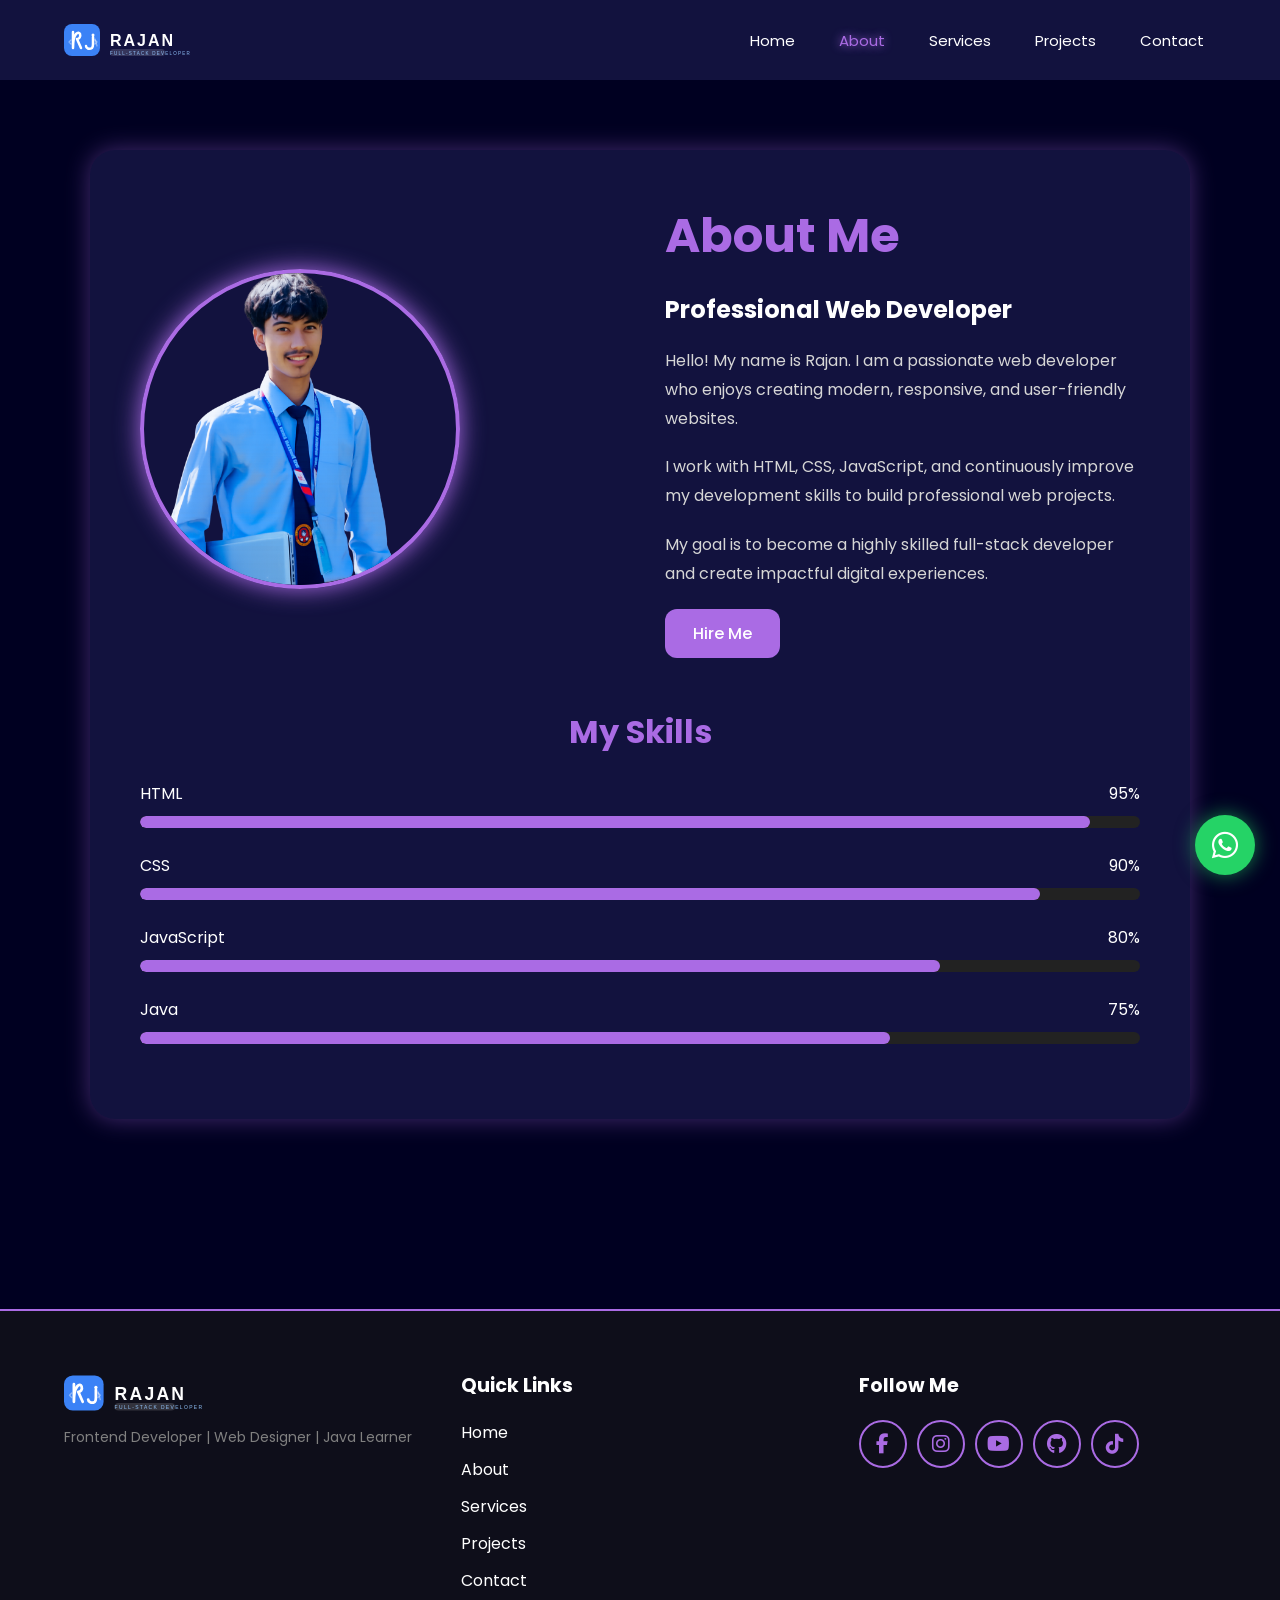
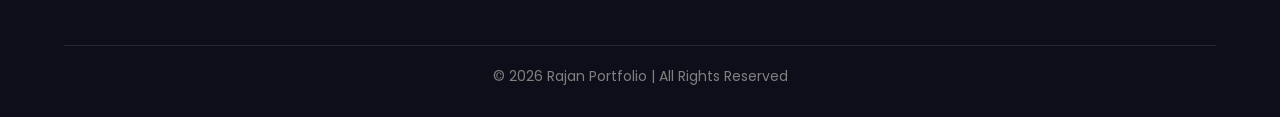
<file: about.htm>
<!DOCTYPE html>
<html lang="en">

<head>

    <meta charset="UTF-8">
    <meta name="viewport" content="width=device-width, initial-scale=1.0">

    <title>About Me - Rajan Portfolio</title>

    <!-- Google Font -->
    <link href="https://fonts.googleapis.com/css2?family=Poppins:wght@200;300;400;500;600;700;800&display=swap"
        rel="stylesheet">

    <!-- Font Awesome -->
    <link rel="stylesheet"
        href="https://cdnjs.cloudflare.com/ajax/libs/font-awesome/6.5.1/css/all.min.css">

    <!-- Shared Styles -->
    <link rel="stylesheet" href="styles.css">

    <!-- Page-Specific Styles -->
    <style>

        /* ABOUT SECTION */
        .about-section {
            min-height: 90vh;
            display: flex;
            justify-content: center;
            align-items: center;
            padding: 70px 5%;
        }

        .about-container {
            width: 100%;
            max-width: 1100px;
            background: rgb(18, 18, 62);
            padding: clamp(30px, 4vw, 50px);
            border-radius: 25px;
            box-shadow: 0 0 25px rgba(170, 107, 228, 0.4);
        }

        .about-content {
            display: flex;
            align-items: center;
            justify-content: space-between;
            gap: 50px;
            flex-wrap: wrap;
        }

        /* IMAGE */
        .about-image {
            flex: 1;
            text-align: center;
            min-width: 280px;
        }

        .about-image img {
            width: min(320px, 70vw);
            height: min(320px, 70vw);
            object-fit: cover;
            border-radius: 50%;
            border: 4px solid rgb(170, 107, 228);
            box-shadow: 0 0 25px rgb(170, 107, 228);
            transition: 0.4s;
        }

        .about-image img:hover {
            transform: scale(1.05);
        }

        /* TEXT */
        .about-text {
            flex: 1;
            min-width: 280px;
        }

        .about-text h1 {
            font-size: clamp(2rem, 4vw, 3rem);
            margin-bottom: 20px;
            color: rgb(170, 107, 228);
        }

        .about-text h3 {
            font-size: clamp(1.1rem, 2vw, 1.5rem);
            margin-bottom: 20px;
        }

        .about-text p {
            line-height: 1.8;
            color: #d6d6d6;
            margin-bottom: 20px;
        }

        /* SKILLS */
        .skills {
            margin-top: 50px;
        }

        .skills h2 {
            margin-bottom: 25px;
            color: rgb(170, 107, 228);
            text-align: center;
            font-size: clamp(1.5rem, 3vw, 2rem);
        }

        .skill {
            margin-bottom: 25px;
        }

        .skill-name {
            display: flex;
            justify-content: space-between;
            margin-bottom: 10px;
        }

        .skill-bar {
            width: 100%;
            height: 12px;
            background: #222;
            border-radius: 20px;
            overflow: hidden;
        }

        .skill-fill {
            height: 100%;
            width: 0;
            background: rgb(170, 107, 228);
            border-radius: 20px;
            transition: width 2s ease;
        }

        /* 768px - 991px */
        @media (max-width: 991px) {
            .about-content {
                flex-direction: column;
                text-align: center;
            }

            .about-text h1 {
                font-size: 2.5rem;
            }

            .about-image img {
                width: min(250px, 60vw);
                height: min(250px, 60vw);
            }
        }

        /* 576px - 767px */
        @media (max-width: 767px) {
            .about-section {
                padding: 50px 4%;
            }
        }

        /* 400px - 575px */
        @media (max-width: 575px) {
            .about-section {
                padding: 40px 4%;
            }

            .about-container {
                padding: 25px;
            }

            .about-text h1 {
                font-size: 2rem;
            }

            .about-text h3 {
                font-size: 1.1rem;
            }
        }

        /* 320px - 399px */
        @media (max-width: 399px) {
            .about-section {
                padding: 30px 3%;
            }

            .about-container {
                padding: 20px;
            }

            .about-image {
                min-width: unset;
            }

            .about-image img {
                width: min(200px, 55vw);
                height: min(200px, 55vw);
            }

            .about-text {
                min-width: unset;
            }

            .about-text h1 {
                font-size: 1.6rem;
            }

            .about-text h3 {
                font-size: 1rem;
            }

            .about-text p {
                font-size: 14px;
            }

            .skills h2 {
                font-size: 1.3rem;
            }
        }

        /* 1400px+ */
        @media (min-width: 1400px) {
            .about-section {
                padding: 70px 6%;
            }
        }

        @media (min-width: 1920px) {
            .about-section {
                padding: 70px 8%;
            }
        }
    </style>

</head>

<body>

    <!-- Nav Overlay (mobile) -->
    <div class="nav-overlay" id="navOverlay"></div>

    <!-- NAVBAR -->
    <header>
        <nav>

            <a href="index.html" class="logo">
                <img src="logo-light.svg" alt="Rajan Logo">
            </a>

            <button class="hamburger" id="hamburger" aria-label="Toggle navigation menu">
                <span></span>
                <span></span>
                <span></span>
            </button>

            <ul id="navMenu">
                <li><a href="index.html">Home</a></li>
                <li><a href="about.htm" class="active-link">About</a></li>
                <li><a href="services.html">Services</a></li>
                <li><a href="projects.html">Projects</a></li>
                <li><a href="contact.html">Contact</a></li>
            </ul>

        </nav>
    </header>

    <!-- ABOUT SECTION -->
    <section class="about-section">

        <div class="about-container">

            <div class="about-content">

                <!-- IMAGE -->
                <div class="about-image">
                    <img src="bg.png" alt="Rajan Profile">
                </div>

                <!-- TEXT -->
                <div class="about-text">

                    <h1>About Me</h1>

                    <h3>Professional Web Developer</h3>

                    <p>
                        Hello! My name is Rajan. I am a passionate
                        web developer who enjoys creating modern,
                        responsive, and user-friendly websites.
                    </p>

                    <p>
                        I work with HTML, CSS, JavaScript,
                        and continuously improve my development
                        skills to build professional web projects.
                    </p>

                    <p>
                        My goal is to become a highly skilled
                        full-stack developer and create impactful
                        digital experiences.
                    </p>

                    <a href="contact.html" class="btn">
                        Hire Me
                    </a>

                </div>

            </div>

            <!-- SKILLS -->
            <div class="skills">

                <h2>My Skills</h2>

                <div class="skill">
                    <div class="skill-name">
                        <span>HTML</span>
                        <span>95%</span>
                    </div>
                    <div class="skill-bar">
                        <div class="skill-fill" data-width="95%"></div>
                    </div>
                </div>

                <div class="skill">
                    <div class="skill-name">
                        <span>CSS</span>
                        <span>90%</span>
                    </div>
                    <div class="skill-bar">
                        <div class="skill-fill" data-width="90%"></div>
                    </div>
                </div>

                <div class="skill">
                    <div class="skill-name">
                        <span>JavaScript</span>
                        <span>80%</span>
                    </div>
                    <div class="skill-bar">
                        <div class="skill-fill" data-width="80%"></div>
                    </div>
                </div>

                <div class="skill">
                    <div class="skill-name">
                        <span>Java</span>
                        <span>75%</span>
                    </div>
                    <div class="skill-bar">
                        <div class="skill-fill" data-width="75%"></div>
                    </div>
                </div>

            </div>

        </div>

    </section>

    <!-- FOOTER -->
    <footer>

        <div class="footer-container">

            <div class="footer-box">

                <a href="index.html" class="logo" style="margin-bottom: 10px; display: inline-flex;">
                    <img src="logo-light.svg" alt="Rajan Logo" style="height: 44px;">
                </a>

                <p class="footer-text">
                    Frontend Developer | Web Designer | Java Learner
                </p>

            </div>

            <div class="footer-box footer-links">

                <h3>Quick Links</h3>

                <ul>
                    <li><a href="index.html">Home</a></li>
                    <li><a href="about.htm">About</a></li>
                    <li><a href="services.html">Services</a></li>
                    <li><a href="projects.html">Projects</a></li>
                    <li><a href="contact.html">Contact</a></li>
                </ul>

            </div>

            <div class="footer-box footer-social">

                <h3>Follow Me</h3>

                <div class="social-icons">

                    <a href="https://www.facebook.com/rajan.oli.75286" target="_blank" aria-label="Facebook">
                        <i class="fa-brands fa-facebook-f"></i>
                    </a>

                    <a href="https://www.instagram.com/rajan444706" target="_blank" aria-label="Instagram">
                        <i class="fa-brands fa-instagram"></i>
                    </a>

                    <a href="https://www.youtube.com/@rajanolwee" target="_blank" aria-label="YouTube">
                        <i class="fa-brands fa-youtube"></i>
                    </a>

                    <a href="https://github.com" target="_blank" aria-label="GitHub">
                        <i class="fa-brands fa-github"></i>
                    </a>

                    <a href="https://tiktok.com/@rajanoli.spark1" target="_blank" aria-label="TikTok">
                        <i class="fa-brands fa-tiktok"></i>
                    </a>

                </div>

            </div>

        </div>

        <div class="footer-bottom">
            &copy; 2026 Rajan Portfolio | All Rights Reserved
        </div>

    </footer>

    <!-- JAVASCRIPT -->
    <script>

        // PAGE LOAD
        window.addEventListener("load", () => {
            document.body.classList.add("loaded");
        });

        // SKILL BAR ANIMATION
        const skillFills = document.querySelectorAll(".skill-fill");

        window.addEventListener("load", () => {
            skillFills.forEach(fill => {
                fill.style.width = fill.getAttribute("data-width");
            });
        });

        // NAVBAR SHADOW
        window.addEventListener("scroll", function () {
            const nav = document.querySelector("nav");
            nav.style.boxShadow =
                window.scrollY > 20
                    ? "0 0 20px rgb(170,107,228)"
                    : "none";
        });

        // HAMBURGER MENU
        const hamburger = document.getElementById("hamburger");
        const navMenu = document.getElementById("navMenu");
        const navOverlay = document.getElementById("navOverlay");

        function toggleMenu() {
            hamburger.classList.toggle("active");
            navMenu.classList.toggle("open");
            navOverlay.classList.toggle("active");
            document.body.style.overflow = navMenu.classList.contains("open") ? "hidden" : "";
        }

        hamburger.addEventListener("click", toggleMenu);
        navOverlay.addEventListener("click", toggleMenu);

        document.querySelectorAll("#navMenu a").forEach(link => {
            link.addEventListener("click", () => {
                if (navMenu.classList.contains("open")) {
                    toggleMenu();
                }
            });
        });

    </script>

    <!-- WhatsApp Floating Button -->
    <a href="https://wa.me/9767617148" target="_blank" class="whatsapp-float" aria-label="Chat on WhatsApp">
        <i class="fa-brands fa-whatsapp"></i>
    </a>

</body>

</html>
</file>
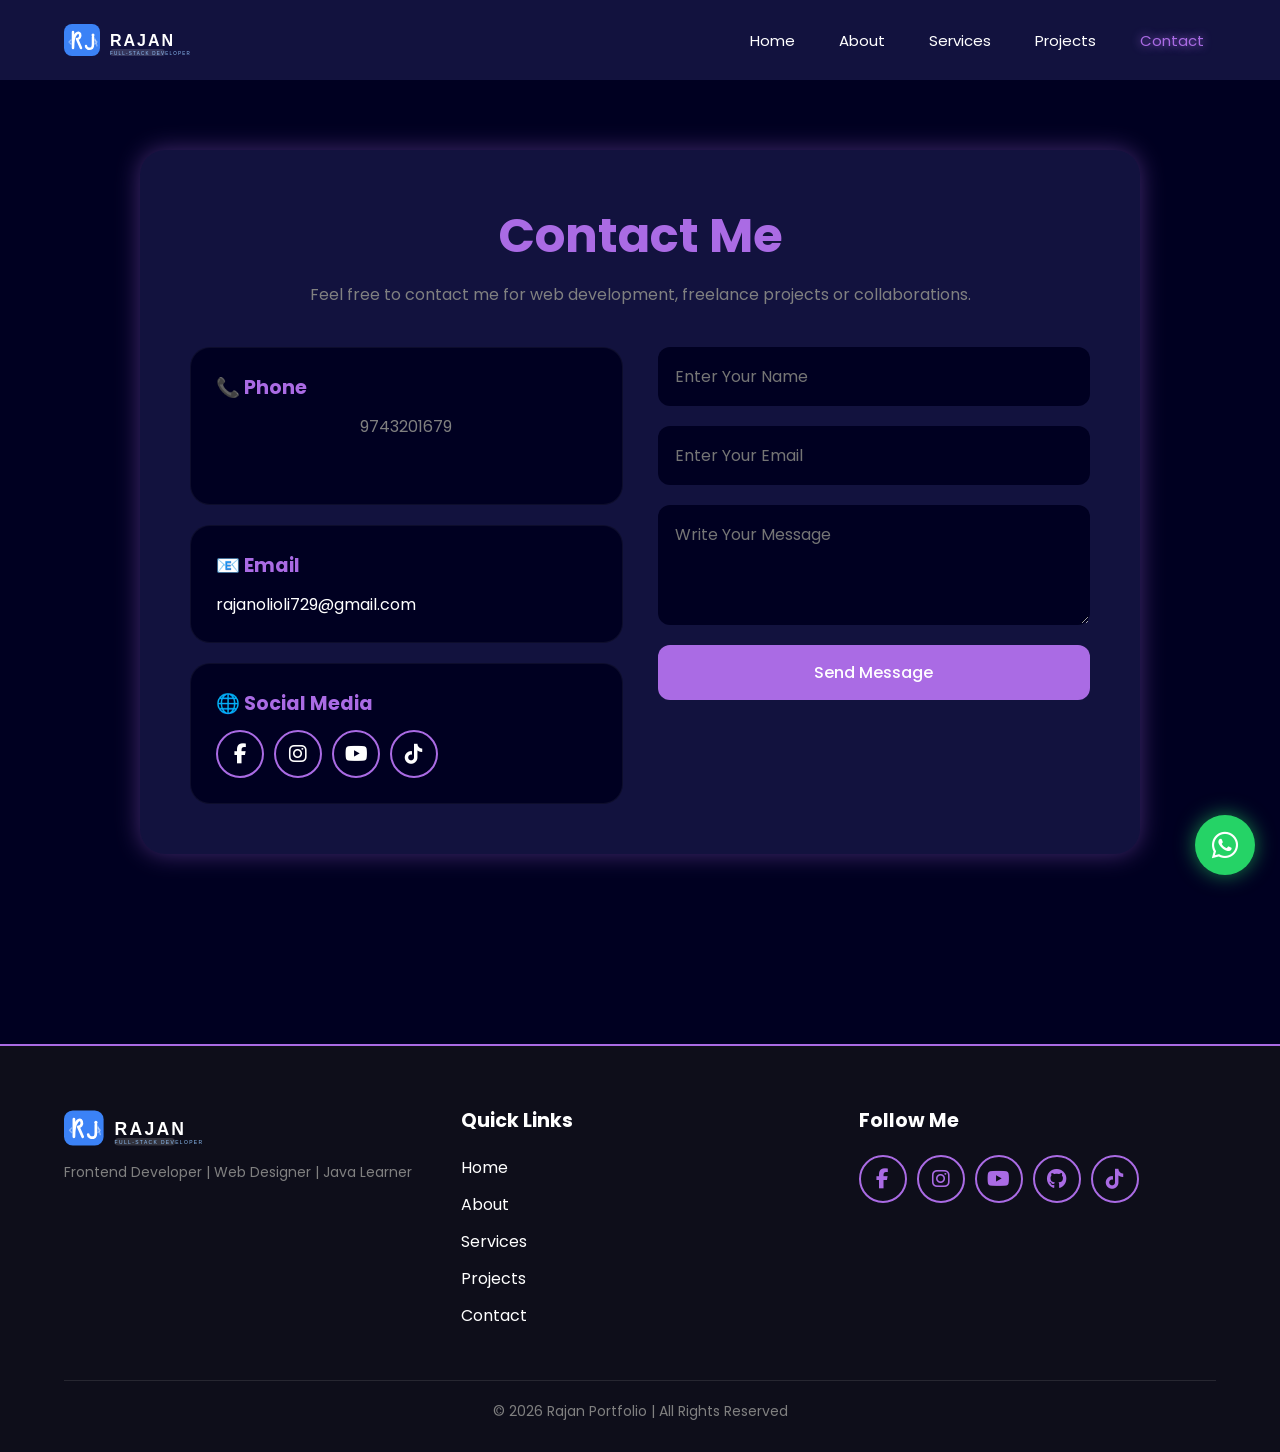
<file: contact.html>
<!DOCTYPE html>
<html lang="en">

<head>

    <meta charset="UTF-8">
    <meta name="viewport" content="width=device-width, initial-scale=1.0">

    <title>Contact Me - Rajan Portfolio</title>

    <!-- Google Font -->
    <link href="https://fonts.googleapis.com/css2?family=Poppins:wght@200;300;400;500;600;700;800&display=swap"
        rel="stylesheet">

    <!-- Font Awesome -->
    <link rel="stylesheet"
        href="https://cdnjs.cloudflare.com/ajax/libs/font-awesome/6.5.1/css/all.min.css">

    <!-- Shared Styles -->
    <link rel="stylesheet" href="styles.css">

    <!-- Page-Specific Styles -->
    <style>

        /* CONTACT SECTION */
        .contact-section {
            min-height: 85vh;
            display: flex;
            justify-content: center;
            align-items: center;
            padding: 70px 5%;
        }

        .contact-container {
            width: 100%;
            max-width: 1000px;
            background: rgb(18, 18, 62);
            padding: clamp(30px, 4vw, 50px);
            border-radius: 25px;
            box-shadow: 0 0 25px rgba(170, 107, 228, 0.4);
        }

























        
        .contact-container h1 {
            text-align: center;
            font-size: clamp(2rem, 4vw, 3rem);
            margin-bottom: 10px;
            color: rgb(170, 107, 228);
        }

        .contact-container p {
            text-align: center;
            color: gray;
            margin-bottom: 40px;
        }

        .contact-box {
            display: grid;
            grid-template-columns: 1fr 1fr;
            gap: 35px;
        }

        /* CONTACT INFO */
        .contact-info {
            display: flex;
            flex-direction: column;
            gap: 20px;
        }

        .info-card {
            background: rgb(0, 0, 33);
            padding: 25px;
            border-radius: 20px;
            transition: 0.4s;
            border: 1px solid rgba(255, 255, 255, 0.05);
        }

        .info-card:hover {
            transform: translateY(-8px);
            box-shadow: 0 0 20px rgb(170, 107, 228);
        }

        .info-card h3 {
            color: rgb(170, 107, 228);
            margin-bottom: 12px;
            font-size: 1.2rem;
        }

        .info-card a {
            color: white;
            text-decoration: none;
            transition: 0.3s;
        }

        .info-card a:hover {
            color: rgb(170, 107, 228);
        }

        /* FORM */
        form {
            display: flex;
            flex-direction: column;
            gap: 20px;
        }

        input,
        textarea {
            padding: 16px;
            border: none;
            outline: none;
            border-radius: 12px;
            background: rgb(0, 0, 33);
            color: white;
            font-size: 1rem;
            border: 1px solid transparent;
            transition: 0.3s;
        }

        input:focus,
        textarea:focus {
            border: 1px solid rgb(170, 107, 228);
            box-shadow: 0 0 15px rgba(170, 107, 228, 0.4);
        }

        textarea {
            resize: vertical;
            min-height: 120px;
            max-height: 300px;
        }

        button {
            padding: 15px;
            border: none;
            border-radius: 12px;
            background: rgb(170, 107, 228);
            color: white;
            font-size: 1rem;
            cursor: pointer;
            transition: 0.4s;
            font-weight: 500;
        }

        button:hover {
            background: rgb(140, 80, 210);
            transform: translateY(-5px);
            box-shadow: 0 0 20px rgb(170, 107, 228);
        }

        /* 768px - 991px */
        @media (max-width: 991px) {
            .contact-box {
                grid-template-columns: 1fr;
            }

            .contact-container {
                padding: 30px;
            }

            .contact-container h1 {
                font-size: 2.2rem;
            }
        }

        /* 576px - 767px */
        @media (max-width: 767px) {
            .contact-section {
                padding: 50px 4%;
            }
        }

        /* 400px - 575px */
        @media (max-width: 575px) {
            .contact-section {
                padding: 40px 4%;
            }

            .contact-container {
                padding: 20px;
            }

            .info-card {
                padding: 18px;
            }

            .info-card h3 {
                font-size: 1rem;
            }
        }

        /* 320px - 399px */
        @media (max-width: 399px) {
            .contact-section {
                padding: 30px 3%;
            }

            .contact-container {
                padding: 18px;
            }

            .contact-container h1 {
                font-size: 1.6rem;
            }

            .contact-container p {
                font-size: 14px;
                margin-bottom: 25px;
            }

            .info-card {
                padding: 15px;
            }

            input,
            textarea {
                padding: 12px;
                font-size: 14px;
            }

            button {
                padding: 12px;
                font-size: 14px;
            }
        }

        /* 1400px+ */
        @media (min-width: 1400px) {
            .contact-section {
                padding: 70px 6%;
            }
        }

        @media (min-width: 1920px) {
            .contact-section {
                padding: 70px 8%;
            }
        }
    </style>

</head>

<body>

    <!-- Nav Overlay (mobile) -->
    <div class="nav-overlay" id="navOverlay"></div>

    <!-- NAVBAR -->
    <header>
        <nav>

            <a href="index.html" class="logo">
                <img src="logo-light.svg" alt="Rajan Logo">
            </a>

            <button class="hamburger" id="hamburger" aria-label="Toggle navigation menu">
                <span></span>
                <span></span>
                <span></span>
            </button>

            <ul id="navMenu">
                <li><a href="index.html">Home</a></li>
                <li><a href="about.htm">About</a></li>
                <li><a href="services.html">Services</a></li>
                <li><a href="projects.html">Projects</a></li>
                <li><a href="contact.html" class="active-link">Contact</a></li>
            </ul>

        </nav>
    </header>

    <!-- CONTACT SECTION -->
    <section class="contact-section">

        <div class="contact-container">

            <h1>Contact Me</h1>

            <p>
                Feel free to contact me for web development,
                freelance projects or collaborations.
            </p>

            <div class="contact-box">

                <!-- LEFT -->
                <div class="contact-info">

                    <div class="info-card">

                        <h3>&#x1F4DE; Phone</h3>

                        <p>9743201679</p>

                    </div>

                    <div class="info-card">

                        <h3>&#x1F4E7; Email</h3>

                        <a href="mailto:rajanolioli729@gmail.com">
                            rajanolioli729@gmail.com
                        </a>

                    </div>

                    <div class="info-card">

                        <h3>&#x1F310; Social Media</h3>

                        <div class="social-icons" style="margin-top: 10px;">

                            <a href="https://www.facebook.com/rajan.oli.75286" target="_blank" aria-label="Facebook">
                                <i class="fa-brands fa-facebook-f"></i>
                            </a>

                            <a href="https://www.instagram.com/rajan444706" target="_blank" aria-label="Instagram">
                                <i class="fa-brands fa-instagram"></i>
                            </a>

                            <a href="https://www.youtube.com/@rajanolwee" target="_blank" aria-label="YouTube">
                                <i class="fa-brands fa-youtube"></i>
                            </a>

                            <a href="https://tiktok.com/@rajanoli.spark1" target="_blank" aria-label="TikTok">
                                <i class="fa-brands fa-tiktok"></i>
                            </a>

                        </div>

                    </div>

                </div>

                <!-- FORM -->
                <form id="contactForm">

                    <input type="text"
                        placeholder="Enter Your Name"
                        required
                        aria-label="Your name">

                    <input type="email"
                        placeholder="Enter Your Email"
                        required
                        aria-label="Your email">

                    <textarea
                        placeholder="Write Your Message"
                        aria-label="Your message"></textarea>

                    <button type="submit">
                        Send Message
                    </button>

                </form>

            </div>

        </div>

    </section>

    <!-- FOOTER -->
    <footer>

        <div class="footer-container">

            <div class="footer-box">

                <a href="index.html" class="logo" style="margin-bottom: 10px; display: inline-flex;">
                    <img src="logo-light.svg" alt="Rajan Logo" style="height: 44px;">
                </a>

                <p class="footer-text">
                    Frontend Developer | Web Designer | Java Learner
                </p>

            </div>

            <div class="footer-box footer-links">

                <h3>Quick Links</h3>

                <ul>
                    <li><a href="index.html">Home</a></li>
                    <li><a href="about.htm">About</a></li>
                    <li><a href="services.html">Services</a></li>
                    <li><a href="projects.html">Projects</a></li>
                    <li><a href="contact.html">Contact</a></li>
                </ul>

            </div>

            <div class="footer-box footer-social">

                <h3>Follow Me</h3>

                <div class="social-icons">

                    <a href="https://www.facebook.com/rajan.oli.75286" target="_blank" aria-label="Facebook">
                        <i class="fa-brands fa-facebook-f"></i>
                    </a>

                    <a href="https://www.instagram.com/rajan444706" target="_blank" aria-label="Instagram">
                        <i class="fa-brands fa-instagram"></i>
                    </a>

                    <a href="https://www.youtube.com/@rajanolwee" target="_blank" aria-label="YouTube">
                        <i class="fa-brands fa-youtube"></i>
                    </a>

                    <a href="https://github.com" target="_blank" aria-label="GitHub">
                        <i class="fa-brands fa-github"></i>
                    </a>

                    <a href="https://tiktok.com/@rajanoli.spark1" target="_blank" aria-label="TikTok">
                        <i class="fa-brands fa-tiktok"></i>
                    </a>

                </div>

            </div>

        </div>

        <div class="footer-bottom">
            &copy; 2026 Rajan Portfolio | All Rights Reserved
        </div>

    </footer>

    <!-- JAVASCRIPT -->
    <script>

        // PAGE LOAD
        window.addEventListener("load", () => {
            document.body.classList.add("loaded");
        });

        // FORM MESSAGE
        const form = document.getElementById("contactForm");

        form.addEventListener("submit", function (e) {
            e.preventDefault();
            alert(
                "Thank you Rajan Sir! Your message has been sent successfully."
            );
            form.reset();
        });

        // NAVBAR SHADOW
        window.addEventListener("scroll", function () {
            const nav = document.querySelector("nav");
            nav.style.boxShadow =
                window.scrollY > 20
                    ? "0 0 20px rgb(170,107,228)"
                    : "none";
        });

        // HAMBURGER MENU
        const hamburger = document.getElementById("hamburger");
        const navMenu = document.getElementById("navMenu");
        const navOverlay = document.getElementById("navOverlay");

        function toggleMenu() {
            hamburger.classList.toggle("active");
            navMenu.classList.toggle("open");
            navOverlay.classList.toggle("active");
            document.body.style.overflow = navMenu.classList.contains("open") ? "hidden" : "";
        }

        hamburger.addEventListener("click", toggleMenu);
        navOverlay.addEventListener("click", toggleMenu);

        document.querySelectorAll("#navMenu a").forEach(link => {
            link.addEventListener("click", () => {
                if (navMenu.classList.contains("open")) {
                    toggleMenu();
                }
            });
        });

    </script>

    <!-- WhatsApp Floating Button -->
    <a href="https://wa.me/9767617148" target="_blank" class="whatsapp-float" aria-label="Chat on WhatsApp">
        <i class="fa-brands fa-whatsapp"></i>
    </a>

</body>

</html>
</file>
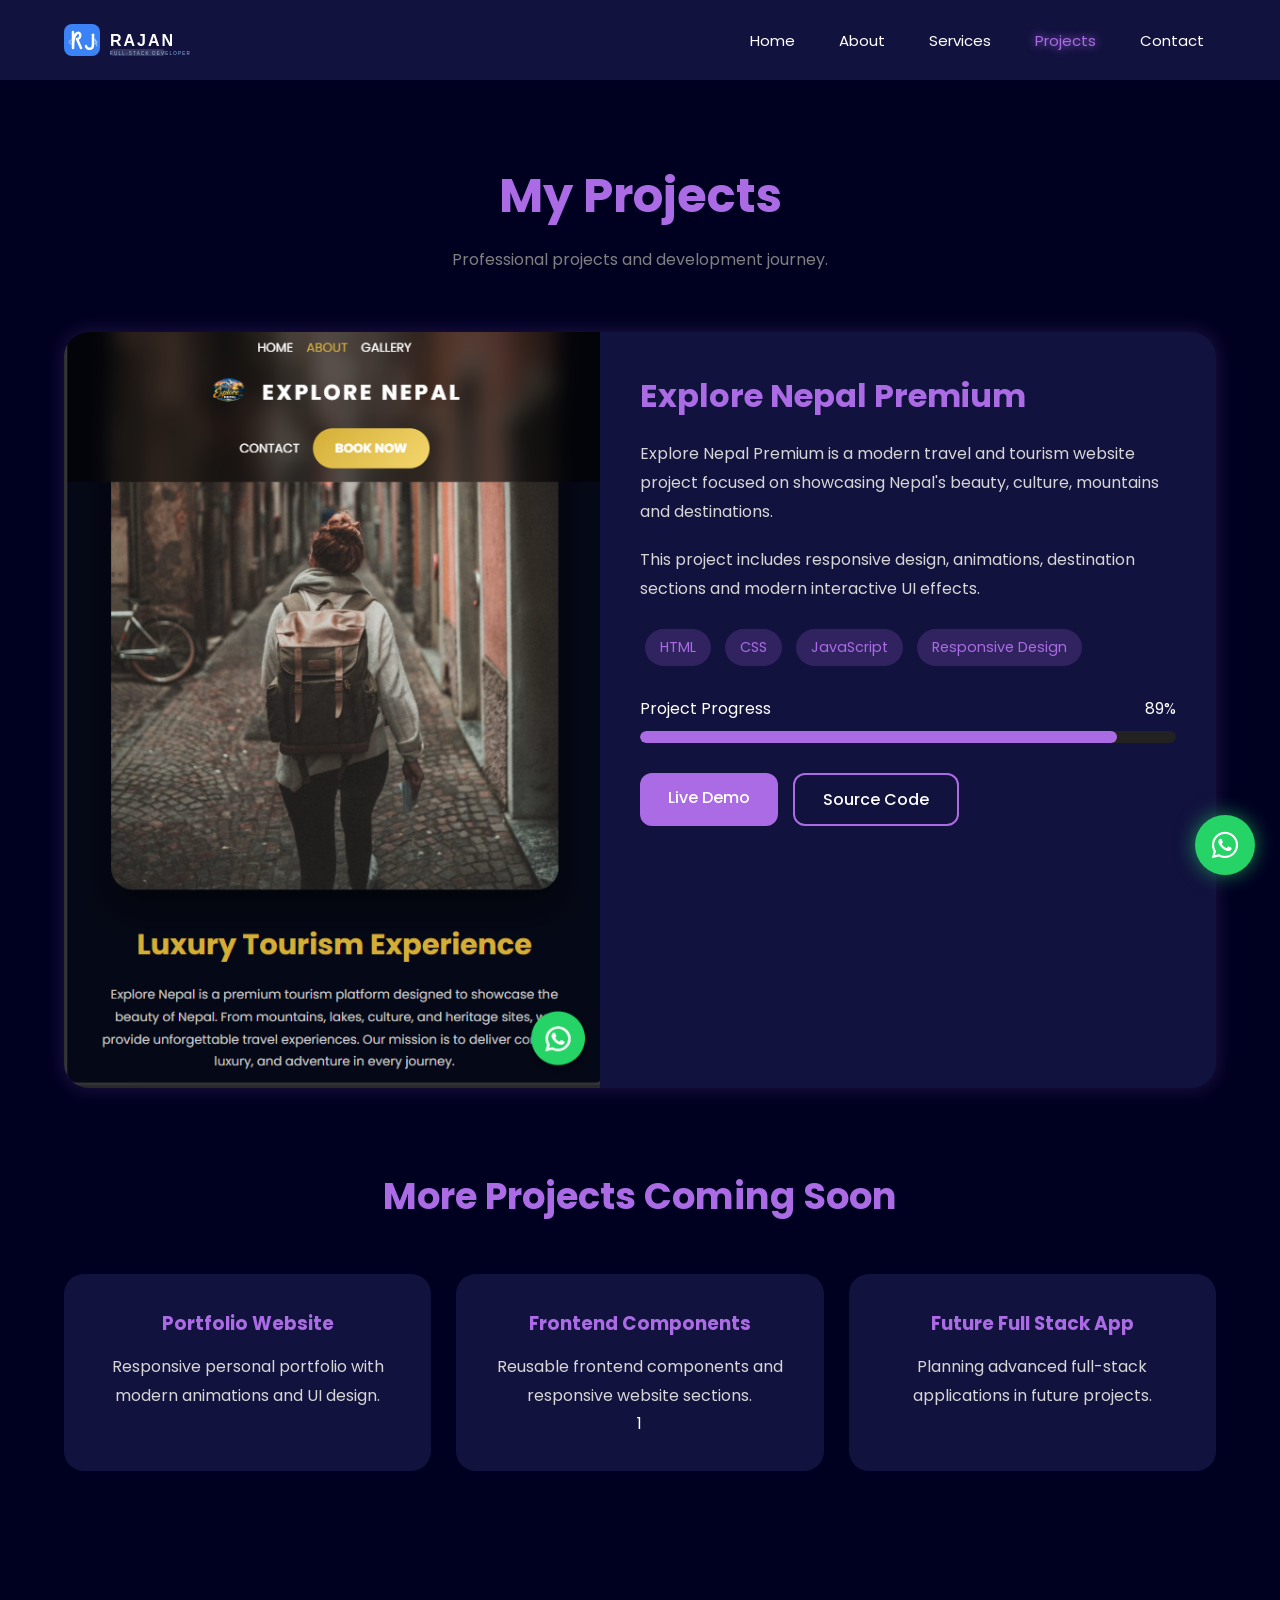
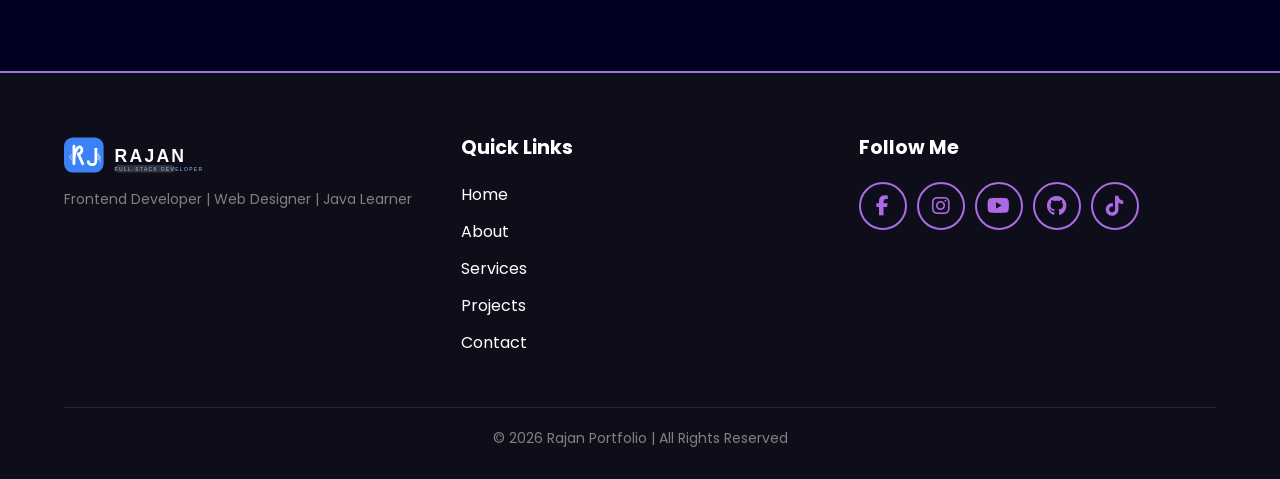
<file: projects.html>
<!DOCTYPE html>
<html lang="en">

<head>

    <meta charset="UTF-8">
    <meta name="viewport" content="width=device-width, initial-scale=1.0">

    <title>Projects - Rajan Portfolio</title>

    <!-- Google Font -->
    <link href="https://fonts.googleapis.com/css2?family=Poppins:wght@200;300;400;500;600;700;800&display=swap"
        rel="stylesheet">

    <!-- Font Awesome -->
    <link rel="stylesheet"
        href="https://cdnjs.cloudflare.com/ajax/libs/font-awesome/6.5.1/css/all.min.css">

    <!-- Shared Styles -->
    <link rel="stylesheet" href="styles.css">

    <!-- Page-Specific Styles -->
    <style>

        /* TITLE */
        .projects-section {
            padding: 80px 5%;
        }

        .projects-title {
            text-align: center;
            margin-bottom: 60px;
        }

        .projects-title h1 {
            font-size: clamp(2rem, 4vw, 3rem);
            color: rgb(170, 107, 228);
            margin-bottom: 15px;
        }

        .projects-title p {
            color: gray;
            font-size: 16px;
        }

        /* PROJECT CARD */
        .project-card {
            background: rgb(18, 18, 62);
            border-radius: 25px;
            overflow: hidden;
            display: flex;
            flex-wrap: wrap;
            margin-bottom: 60px;
            box-shadow: 0 0 20px rgba(170, 107, 228, 0.2);
            transition: 0.4s;
        }

        .project-card:hover {
            transform: translateY(-10px);
            box-shadow: 0 0 30px rgb(170, 107, 228);
        }

        /* IMAGE */
        .project-image {
            flex: 1;
            min-width: 300px;
            overflow: hidden;
        }

        .project-image img {
            width: 100%;
            height: 100%;
            object-fit: cover;
            transition: 0.5s;
        }

        .project-card:hover img {
            transform: scale(1.05);
        }

        /* CONTENT */
        .project-content {
            flex: 1;
            padding: clamp(25px, 4vw, 40px);
        }

        .project-content h2 {
            font-size: clamp(1.4rem, 3vw, 2rem);
            color: rgb(170, 107, 228);
            margin-bottom: 20px;
        }

        .project-content p {
            line-height: 1.8;
            color: #d6d6d6;
            margin-bottom: 20px;
        }

        /* TAGS */
        .tags {
            margin-bottom: 25px;
        }

        .tag {
            display: inline-block;
            background: rgba(170, 107, 228, 0.2);
            color: rgb(170, 107, 228);
            padding: 8px 15px;
            border-radius: 20px;
            margin: 5px;
            font-size: 0.9rem;
        }

        /* PROGRESS */
        .progress-title {
            display: flex;
            justify-content: space-between;
            margin-bottom: 10px;
        }

        .progress-bar {
            width: 100%;
            height: 12px;
            background: #222;
            border-radius: 20px;
            overflow: hidden;
            margin-bottom: 30px;
        }

        .progress-fill {
            width: 0;
            height: 100%;
            background: rgb(170, 107, 228);
            border-radius: 20px;
            transition: width 2s ease;
        }

        /* BUTTONS */
        .btn-group {
            display: flex;
            gap: 15px;
            flex-wrap: wrap;
        }

        /* MINI PROJECTS */
        .upcoming {
            margin-top: 80px;
        }

        .upcoming h2 {
            text-align: center;
            font-size: clamp(1.5rem, 3vw, 2.3rem);
            color: rgb(170, 107, 228);
            margin-bottom: 50px;
        }

        .mini-projects {
            display: grid;
            grid-template-columns: repeat(auto-fit, minmax(250px, 1fr));
            gap: 25px;
        }

        .mini-card {
            background: rgb(18, 18, 62);
            padding: 35px;
            border-radius: 20px;
            text-align: center;
            transition: 0.4s;
        }

        .mini-card:hover {
            transform: translateY(-10px);
            box-shadow: 0 0 25px rgb(170, 107, 228);
        }

        .mini-card h3 {
            color: rgb(170, 107, 228);
            margin-bottom: 15px;
        }

        .mini-card p {
            color: #d6d6d6;
            line-height: 1.8;
        }

        /* 768px - 991px */
        @media (max-width: 991px) {
            .project-card {
                flex-direction: column;
            }

            .projects-title h1 {
                font-size: 2.2rem;
            }
        }

        /* 576px - 767px */
        @media (max-width: 767px) {
            .projects-section {
                padding: 60px 4%;
            }

            .project-image {
                min-width: unset;
            }
        }

        /* 400px - 575px */
        @media (max-width: 575px) {
            .projects-section {
                padding: 50px 4%;
            }

            .btn-group {
                flex-direction: column;
            }

            .btn-group .btn {
                text-align: center;
            }

            .mini-projects {
                grid-template-columns: 1fr;
            }
        }

        /* 320px - 399px */
        @media (max-width: 399px) {
            .projects-section {
                padding: 40px 3%;
            }

            .projects-title h1 {
                font-size: 1.6rem;
            }

            .project-content {
                padding: 20px 15px;
            }

            .project-content h2 {
                font-size: 1.3rem;
            }

            .upcoming h2 {
                font-size: 1.3rem;
            }

            .mini-card {
                padding: 25px 18px;
            }
        }

        /* 1400px+ */
        @media (min-width: 1400px) {
            .projects-section {
                padding: 80px 6%;
            }
        }

        @media (min-width: 1920px) {
            .projects-section {
                padding: 80px 8%;
            }
        }
    </style>

</head>

<body>

    <!-- Nav Overlay (mobile) -->
    <div class="nav-overlay" id="navOverlay"></div>

    <!-- HEADER -->
    <header>
        <nav>

            <a href="index.html" class="logo">
                <img src="logo-light.svg" alt="Rajan Logo">
            </a>

            <button class="hamburger" id="hamburger" aria-label="Toggle navigation menu">
                <span></span>
                <span></span>
                <span></span>
            </button>

            <ul id="navMenu">
                <li><a href="index.html">Home</a></li>
                <li><a href="about.htm">About</a></li>
                <li><a href="services.html">Services</a></li>
                <li><a href="projects.html" class="active-link">Projects</a></li>
                <li><a href="contact.html">Contact</a></li>
            </ul>

        </nav>
    </header>

    <!-- PROJECTS -->
    <section class="projects-section">

        <div class="projects-title">

            <h1>My Projects</h1>

            <p>
                Professional projects and development journey.
            </p>

        </div>

        <!-- MAIN PROJECT -->
        <div class="project-card">

            <div class="project-image">

                <img src="explore.png" alt="Explore Nepal Premium project screenshot">

            </div>

            <div class="project-content">

                <h2>Explore Nepal Premium</h2>

                <p>
                    Explore Nepal Premium is a modern travel and tourism
                    website project focused on showcasing Nepal's beauty,
                    culture, mountains and destinations.
                </p>

                <p>
                    This project includes responsive design,
                    animations, destination sections and
                    modern interactive UI effects.
                </p>

                <!-- TAGS -->
                <div class="tags">

                    <span class="tag">HTML</span>
                    <span class="tag">CSS</span>
                    <span class="tag">JavaScript</span>
                    <span class="tag">Responsive Design</span>

                </div>

                <!-- PROGRESS -->
                <div class="progress-title">

                    <span>Project Progress</span>
                    <span id="progressPercent">0%</span>

                </div>

                <div class="progress-bar">

                    <div class="progress-fill"></div>

                </div>

                <!-- BUTTONS -->
                <div class="btn-group">

                    <a href="https://rajanolioli729-web.github.io/Explore-Nepal-Premium/" target="_blank" class="btn">
                        Live Demo
                    </a>

                    <a href="https://github.com/rajanolioli729-web/Explore-Nepal-Premium" target="_blank" class="btn btn-outline">
                        Source Code
                    </a>

                </div>

            </div>

        </div>

        <!-- UPCOMING -->
        <div class="upcoming">

            <h2>More Projects Coming Soon</h2>

            <div class="mini-projects">

                <div class="mini-card">

                    <h3>Portfolio Website</h3>

                    <p>
                        Responsive personal portfolio with
                        modern animations and UI design.
                    </p>

                </div>

                <div class="mini-card">

                    <h3>Frontend Components</h3>

                    <p>
                        Reusable frontend components and
                        responsive website sections.
                    </p>1

                </div>

                <div class="mini-card">

                    <h3>Future Full Stack App</h3>

                    <p>
                        Planning advanced full-stack
                        applications in future projects.
                    </p>

                </div>

            </div>

        </div>

    </section>

    <!-- FOOTER -->
    <footer>

        <div class="footer-container">

            <div class="footer-box">

                <a href="index.html" class="logo" style="margin-bottom: 10px; display: inline-flex;">
                    <img src="logo-light.svg" alt="Rajan Logo" style="height: 44px;">
                </a>

                <p class="footer-text">
                    Frontend Developer | Web Designer | Java Learner
                </p>

            </div>

            <div class="footer-box footer-links">

                <h3>Quick Links</h3>

                <ul>
                    <li><a href="index.html">Home</a></li>
                    <li><a href="about.htm">About</a></li>
                    <li><a href="services.html">Services</a></li>
                    <li><a href="projects.html">Projects</a></li>
                    <li><a href="contact.html">Contact</a></li>
                </ul>

            </div>

            <div class="footer-box footer-social">

                <h3>Follow Me</h3>

                <div class="social-icons">

                    <a href="https://facebook.com" target="_blank" aria-label="Facebook">
                        <i class="fa-brands fa-facebook-f"></i>
                    </a>

                    <a href="https://instagram.com" target="_blank" aria-label="Instagram">
                        <i class="fa-brands fa-instagram"></i>
                    </a>

                    <a href="https://youtube.com" target="_blank" aria-label="YouTube">
                        <i class="fa-brands fa-youtube"></i>
                    </a>

                    <a href="https://github.com" target="_blank" aria-label="GitHub">
                        <i class="fa-brands fa-github"></i>
                    </a>

                    <a href="https://tiktok.com" target="_blank" aria-label="TikTok">
                        <i class="fa-brands fa-tiktok"></i>
                    </a>

                </div>

            </div>

        </div>

        <div class="footer-bottom">
            &copy; 2026 Rajan Portfolio | All Rights Reserved
        </div>

    </footer>

    <!-- JAVASCRIPT -->
    <script>

        // PAGE FADE
        window.addEventListener("load", () => {
            document.body.classList.add("loaded");
        });

        // PROGRESS BAR
        const progressFill = document.querySelector(".progress-fill");
        const progressText = document.getElementById("progressPercent");

        let progress = 0;

        function animateProgress() {
            if (progress < 100) {
                progress++;
                progressFill.style.width = progress + "%";
                progressText.innerText = progress + "%";
                setTimeout(animateProgress, 15);
            }
        }

        window.onload = animateProgress;

        // NAVBAR SHADOW
        window.addEventListener("scroll", function () {
            const nav = document.querySelector("nav");
            nav.style.boxShadow =
                window.scrollY > 20
                    ? "0 0 20px rgb(170,107,228)"
                    : "none";
        });

        // HAMBURGER MENU
        const hamburger = document.getElementById("hamburger");
        const navMenu = document.getElementById("navMenu");
        const navOverlay = document.getElementById("navOverlay");

        function toggleMenu() {
            hamburger.classList.toggle("active");
            navMenu.classList.toggle("open");
            navOverlay.classList.toggle("active");
            document.body.style.overflow = navMenu.classList.contains("open") ? "hidden" : "";
        }

        hamburger.addEventListener("click", toggleMenu);
        navOverlay.addEventListener("click", toggleMenu);

        document.querySelectorAll("#navMenu a").forEach(link => {
            link.addEventListener("click", () => {
                if (navMenu.classList.contains("open")) {
                    toggleMenu();
                }
            });
        });

    </script>

    <!-- WhatsApp Floating Button -->
    <a href="https://wa.me/9767617148" target="_blank" class="whatsapp-float" aria-label="Chat on WhatsApp">
        <i class="fa-brands fa-whatsapp"></i>
    </a>

</body>

</html>
</file>
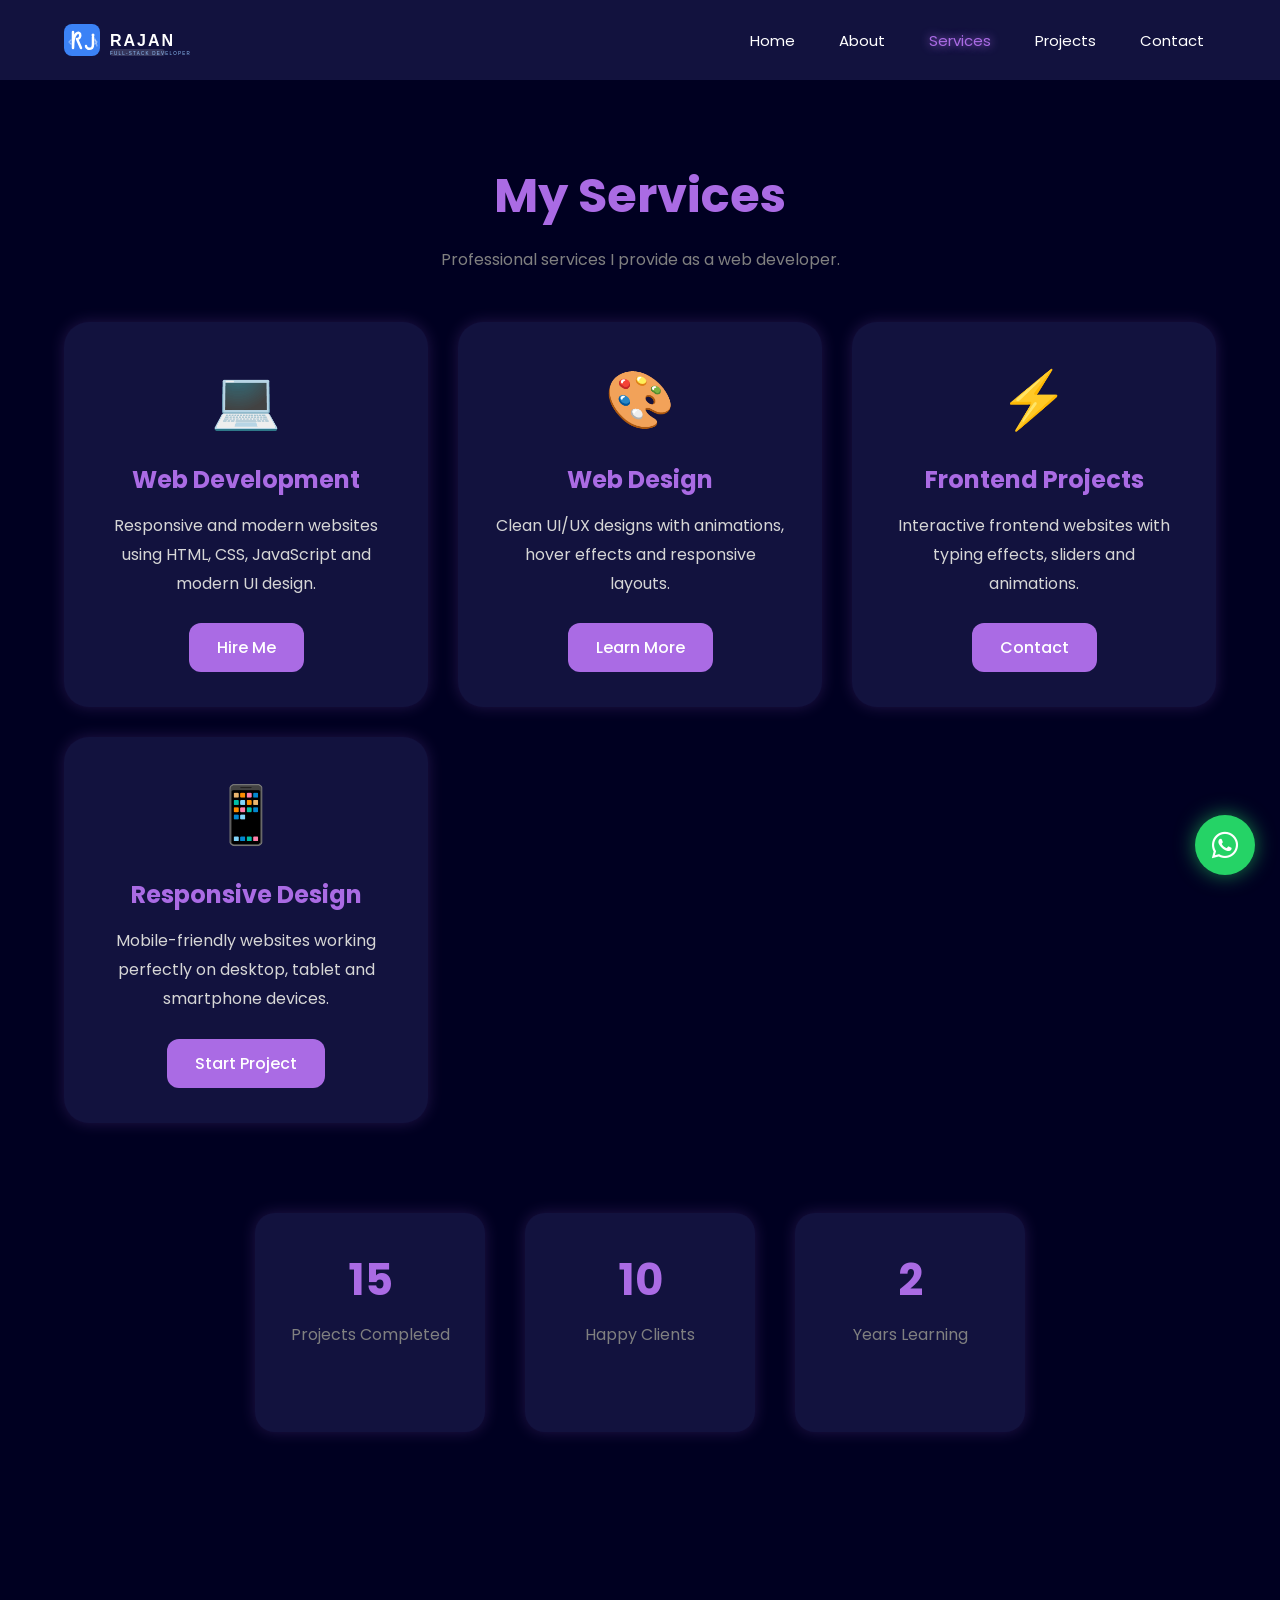
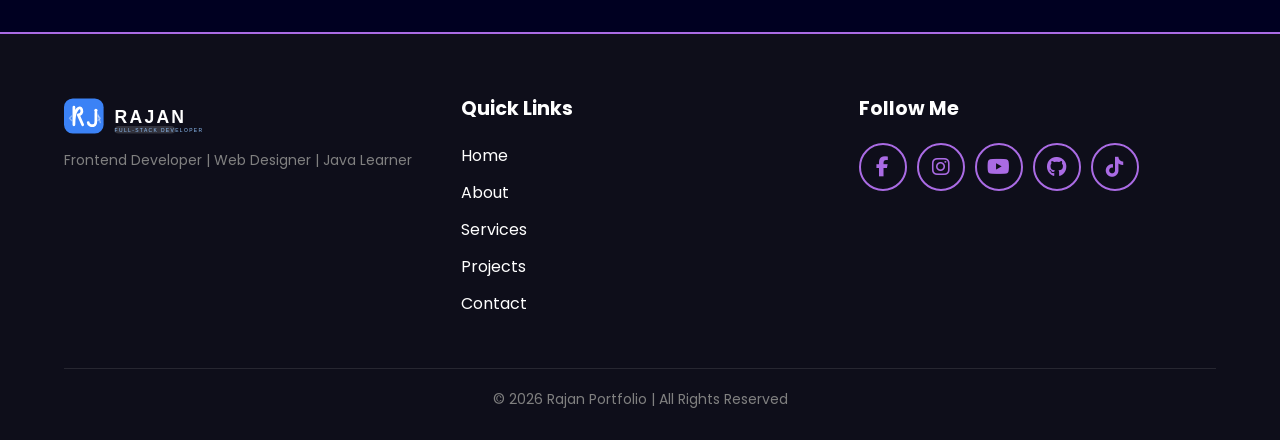
<file: services.html>
<!DOCTYPE html>
<html lang="en">

<head>

    <meta charset="UTF-8">
    <meta name="viewport" content="width=device-width, initial-scale=1.0">

    <title>Services - Rajan Portfolio</title>

    <!-- Google Font -->
    <link href="https://fonts.googleapis.com/css2?family=Poppins:wght@200;300;400;500;600;700;800&display=swap"
        rel="stylesheet">

    <!-- Font Awesome -->
    <link rel="stylesheet"
        href="https://cdnjs.cloudflare.com/ajax/libs/font-awesome/6.5.1/css/all.min.css">

    <!-- Shared Styles -->
    <link rel="stylesheet" href="styles.css">

    <!-- Page-Specific Styles -->
    <style>

        /* SERVICES SECTION */
        .services-section {
            padding: 80px 5%;
            text-align: center;
        }

        .services-section h1 {
            font-size: clamp(2rem, 4vw, 3rem);
            color: rgb(170, 107, 228);
            margin-bottom: 15px;
        }

        .services-section p {
            color: gray;
            margin-bottom: 50px;
        }

        .services-container {
            display: grid;
            grid-template-columns: repeat(auto-fit, minmax(280px, 1fr));
            gap: 30px;
            max-width: 1200px;
            margin: 0 auto;
        }

        /* SERVICE CARD */
        .service-card {
            background: rgb(18, 18, 62);
            padding: 35px;
            border-radius: 25px;
            transition: 0.4s;
            overflow: hidden;
            box-shadow: 0 0 15px rgba(170, 107, 228, 0.2);
        }

        .service-card:hover {
            transform: translateY(-12px);
            box-shadow: 0 0 30px rgb(170, 107, 228);
        }

        .service-icon {
            font-size: 3.5rem;
            margin-bottom: 20px;
        }

        .service-card h2 {
            margin-bottom: 15px;
            color: rgb(170, 107, 228);
            font-size: clamp(1.2rem, 2vw, 1.5rem);
        }

        .service-card p {
            color: #d6d6d6;
            line-height: 1.8;
            margin-bottom: 25px;
        }

        /* COUNTER SECTION */
        .counter-section {
            margin-top: 90px;
            display: flex;
            justify-content: center;
            gap: 40px;
            flex-wrap: wrap;
        }

        .counter-box {
            background: rgb(18, 18, 62);
            padding: 35px;
            border-radius: 20px;
            width: clamp(180px, 25vw, 230px);
            transition: 0.4s;
            box-shadow: 0 0 15px rgba(170, 107, 228, 0.2);
        }

        .counter-box:hover {
            transform: translateY(-10px);
            box-shadow: 0 0 25px rgb(170, 107, 228);
        }

        .counter {
            font-size: 2.7rem;
            color: rgb(170, 107, 228);
            font-weight: bold;
            margin-bottom: 10px;
        }

        /* 768px - 991px */
        @media (max-width: 991px) {
            .services-section h1 {
                font-size: 2.2rem;
            }

            .counter-section {
                gap: 20px;
            }

            .counter-box {
                width: 180px;
                padding: 25px;
            }
        }

        /* 576px - 767px */
        @media (max-width: 767px) {
            .services-section {
                padding: 60px 4%;
            }
        }

        /* 400px - 575px */
        @media (max-width: 575px) {
            .services-section {
                padding: 50px 4%;
            }

            .services-container {
                grid-template-columns: 1fr;
            }

            .counter-box {
                width: 160px;
                padding: 20px;
            }

            .counter {
                font-size: 2rem;
            }
        }

        /* 320px - 399px */
        @media (max-width: 399px) {
            .services-section {
                padding: 40px 3%;
            }

            .services-section h1 {
                font-size: 1.6rem;
            }

            .service-card {
                padding: 25px 18px;
            }

            .service-icon {
                font-size: 2.5rem;
            }

            .counter-box {
                width: 140px;
                padding: 18px;
            }

            .counter {
                font-size: 1.6rem;
            }
        }

        /* 1400px+ */
        @media (min-width: 1400px) {
            .services-section {
                padding: 80px 6%;
            }
        }

        @media (min-width: 1920px) {
            .services-section {
                padding: 80px 8%;
            }
        }
    </style>

</head>

<body>

    <!-- Nav Overlay (mobile) -->
    <div class="nav-overlay" id="navOverlay"></div>

    <!-- HEADER -->
    <header>
        <nav>

            <a href="index.html" class="logo">
                <img src="logo-light.svg" alt="Rajan Logo">
            </a>

            <button class="hamburger" id="hamburger" aria-label="Toggle navigation menu">
                <span></span>
                <span></span>
                <span></span>
            </button>

            <ul id="navMenu">
                <li><a href="index.html">Home</a></li>
                <li><a href="about.htm">About</a></li>
                <li><a href="services.html" class="active-link">Services</a></li>
                <li><a href="projects.html">Projects</a></li>
                <li><a href="contact.html">Contact</a></li>
            </ul>

        </nav>
    </header>

    <!-- SERVICES -->
    <section class="services-section">

        <h1>My Services</h1>

        <p>
            Professional services I provide as a web developer.
        </p>

        <div class="services-container">

            <!-- CARD 1 -->
            <div class="service-card">

                <div class="service-icon" role="img" aria-label="Web Development icon">&#x1F4BB;</div>

                <h2>Web Development</h2>

                <p>
                    Responsive and modern websites using
                    HTML, CSS, JavaScript and modern UI design.
                </p>

                <a href="contact.html" class="btn">
                    Hire Me
                </a>

            </div>

            <!-- CARD 2 -->
            <div class="service-card">

                <div class="service-icon" role="img" aria-label="Web Design icon">&#x1F3A8;</div>

                <h2>Web Design</h2>

                <p>
                    Clean UI/UX designs with animations,
                    hover effects and responsive layouts.
                </p>

                <a href="contact.html" class="btn">
                    Learn More
                </a>

            </div>

            <!-- CARD 3 -->
            <div class="service-card">

                <div class="service-icon" role="img" aria-label="Frontend Projects icon">&#x26A1;</div>

                <h2>Frontend Projects</h2>

                <p>
                    Interactive frontend websites with
                    typing effects, sliders and animations.
                </p>

                <a href="contact.html" class="btn">
                    Contact
                </a>

            </div>

            <!-- CARD 4 -->
            <div class="service-card">

                <div class="service-icon" role="img" aria-label="Responsive Design icon">&#x1F4F1;</div>

                <h2>Responsive Design</h2>

                <p>
                    Mobile-friendly websites working perfectly
                    on desktop, tablet and smartphone devices.
                </p>

                <a href="contact.html" class="btn">
                    Start Project
                </a>

            </div>

        </div>

        <!-- COUNTERS -->
        <div class="counter-section">

            <div class="counter-box">

                <div class="counter" data-target="15" aria-label="15 projects completed">
                    0
                </div>

                <p>Projects Completed</p>

            </div>

            <div class="counter-box">

                <div class="counter" data-target="10" aria-label="10 happy clients">
                    0
                </div>

                <p>Happy Clients</p>

            </div>

            <div class="counter-box">

                <div class="counter" data-target="2" aria-label="2 years learning">
                    0
                </div>

                <p>Years Learning</p>

            </div>

        </div>

    </section>

    <!-- FOOTER -->
    <footer>

        <div class="footer-container">

            <div class="footer-box">

                <a href="index.html" class="logo" style="margin-bottom: 10px; display: inline-flex;">
                    <img src="logo-light.svg" alt="Rajan Logo" style="height: 44px;">
                </a>

                <p class="footer-text">
                    Frontend Developer | Web Designer | Java Learner
                </p>

            </div>

            <div class="footer-box footer-links">

                <h3>Quick Links</h3>

                <ul>
                    <li><a href="index.html">Home</a></li>
                    <li><a href="about.htm">About</a></li>
                    <li><a href="services.html">Services</a></li>
                    <li><a href="projects.html">Projects</a></li>
                    <li><a href="contact.html">Contact</a></li>
                </ul>

            </div>

            <div class="footer-box footer-social">

                <h3>Follow Me</h3>

                <div class="social-icons">

                    <a href="https://www.facebook.com/rajan.oli.75286" target="_blank" aria-label="Facebook">
                        <i class="fa-brands fa-facebook-f"></i>
                    </a>

                    <a href="https://www.instagram.com/rajan444706" target="_blank" aria-label="Instagram">
                        <i class="fa-brands fa-instagram"></i>
                    </a>

                    <a href="https://www.youtube.com/@rajanolwee" target="_blank" aria-label="YouTube">
                        <i class="fa-brands fa-youtube"></i>
                    </a>

                    <a href="https://github.com" target="_blank" aria-label="GitHub">
                        <i class="fa-brands fa-github"></i>
                    </a>

                    <a href="https://tiktok.com/@rajanoli.spark1" target="_blank" aria-label="TikTok">
                        <i class="fa-brands fa-tiktok"></i>
                    </a>

                </div>

            </div>

        </div>

        <div class="footer-bottom">
            &copy; 2026 Rajan Portfolio | All Rights Reserved
        </div>

    </footer>

    <!-- JAVASCRIPT -->
    <script>

        // PAGE LOAD EFFECT
        window.addEventListener("load", () => {
            document.body.classList.add("loaded");
        });

        // COUNTER ANIMATION
        const counters = document.querySelectorAll(".counter");

        counters.forEach(counter => {
            counter.innerText = "0";

            const updateCounter = () => {
                const target = +counter.getAttribute("data-target");
                const current = +counter.innerText;
                const increment = target / 100;

                if (current < target) {
                    counter.innerText = `${Math.ceil(current + increment)}`;
                    setTimeout(updateCounter, 30);
                } else {
                    counter.innerText = target;
                }
            };

            updateCounter();
        });

        // NAVBAR GLOW
        window.addEventListener("scroll", function () {
            const nav = document.querySelector("nav");
            nav.style.boxShadow =
                window.scrollY > 20
                    ? "0 0 20px rgb(170,107,228)"
                    : "none";
        });

        // HAMBURGER MENU
        const hamburger = document.getElementById("hamburger");
        const navMenu = document.getElementById("navMenu");
        const navOverlay = document.getElementById("navOverlay");

        function toggleMenu() {
            hamburger.classList.toggle("active");
            navMenu.classList.toggle("open");
            navOverlay.classList.toggle("active");
            document.body.style.overflow = navMenu.classList.contains("open") ? "hidden" : "";
        }

        hamburger.addEventListener("click", toggleMenu);
        navOverlay.addEventListener("click", toggleMenu);

        document.querySelectorAll("#navMenu a").forEach(link => {
            link.addEventListener("click", () => {
                if (navMenu.classList.contains("open")) {
                    toggleMenu();
                }
            });
        });

    </script>

    <!-- WhatsApp Floating Button -->
    <a href="https://wa.me/9767617148" target="_blank" class="whatsapp-float" aria-label="Chat on WhatsApp">
        <i class="fa-brands fa-whatsapp"></i>
    </a>

</body>

</html>
</file>
<file: styles.css>
/* ============================================
   SHARED STYLES - Rajan Portfolio
   All common styles across all pages
   ============================================ */

/* ---------- RESET & BASE ---------- */
* {
    margin: 0;
    padding: 0;
    box-sizing: border-box;
    font-family: 'Poppins', sans-serif;
}

html {
    scroll-behavior: smooth;
    width: 100%;
    overflow-x: hidden;
}

body {
    background: rgb(0, 0, 33);
    color: white;
    opacity: 0;
    transition: opacity 1s ease;
    width: 100%;
    min-height: 100vh;
    display: flex;
    flex-direction: column;
    padding-top: 80px;
    overflow-x: hidden;
}

body.loaded {
    opacity: 1;
}

img {
    max-width: 100%;
    height: auto;
    display: block;
}

a {
    text-decoration: none;
    color: inherit;
}

/* ---------- NAVBAR (FIXED POSITION) ---------- */
nav {
    display: flex;
    justify-content: space-between;
    align-items: center;
    height: 80px;
    padding: 0 5%;
    background: rgb(18, 18, 62);
    position: fixed;
    top: 0;
    left: 0;
    right: 0;
    z-index: 9999;
    transition: box-shadow 0.3s ease;
}

nav .left {
    font-size: clamp(1.2rem, 3vw, 1.6rem);
    font-weight: bold;
    white-space: nowrap;
}

nav ul {
    display: flex;
    list-style: none;
    gap: clamp(8px, 2vw, 20px);
}

nav ul li a {
    text-decoration: none;
    color: white;
    transition: 0.3s;
    font-size: clamp(13px, 1.2vw, 15px);
    padding: 8px 12px;
    border-radius: 8px;
    white-space: nowrap;
}

nav ul li a:hover {
    color: rgb(170, 107, 228);
    text-shadow: 0 0 10px rgb(170, 107, 228);
}

nav ul li a.active-link {
    color: rgb(170, 107, 228);
    text-shadow: 0 0 10px rgb(170, 107, 228);
}

/* Hamburger Menu */
.hamburger {
    display: none;
    flex-direction: column;
    cursor: pointer;
    gap: 5px;
    padding: 5px;
    z-index: 1001;
    background: none;
    border: none;
}

.hamburger span {
    display: block;
    width: 28px;
    height: 3px;
    background: white;
    border-radius: 3px;
    transition: 0.3s ease;
    transform-origin: center;
}

.hamburger.active span:nth-child(1) {
    transform: rotate(45deg) translate(6px, 6px);
}

.hamburger.active span:nth-child(2) {
    opacity: 0;
}

.hamburger.active span:nth-child(3) {
    transform: rotate(-45deg) translate(6px, -6px);
}

/* ---------- MAIN LAYOUT ---------- */
main {
    flex: 1;
    width: 100%;
    max-width: 100%;
}

/* ---------- FOOTER ---------- */
footer {
    background: #0e0e1a;
    margin-top: 120px;
    padding: 60px 5% 30px;
    border-top: 2px solid rgb(170, 107, 228);
    width: 100%;
}

.footer-container {
    max-width: 1200px;
    margin: auto;
    display: flex;
    justify-content: space-between;
    flex-wrap: wrap;
    gap: 40px;
}

.footer-box {
    flex: 1;
    min-width: 200px;
}

.footer-logo {
    font-size: clamp(1.5rem, 3vw, 2rem);
    margin-bottom: 10px;
}

.footer-text {
    color: gray;
    line-height: 1.8;
    font-size: 14px;
}

.footer-links h3,
.footer-social h3 {
    margin-bottom: 20px;
    font-size: clamp(1rem, 2vw, 1.2rem);
}

.footer-links ul {
    list-style: none;
}

.footer-links ul li {
    margin-bottom: 12px;
}

.footer-links ul li a {
    color: white;
    text-decoration: none;
    transition: 0.3s;
}

.footer-links ul li a:hover {
    color: rgb(170, 107, 228);
    padding-left: 5px;
}

/* Social Icons (Footer) */
.social-icons {
    margin-top: 10px;
    display: flex;
    flex-wrap: wrap;
    gap: 10px;
}

.social-icons a {
    display: inline-flex;
    justify-content: center;
    align-items: center;
    width: 48px;
    height: 48px;
    border-radius: 50%;
    border: 2px solid rgb(170, 107, 228);
    color: rgb(170, 107, 228);
    text-decoration: none;
    font-size: 20px;
    transition: 0.4s;
}

.social-icons a:hover {
    background: rgb(170, 107, 228);
    color: white;
    transform: translateY(-8px) scale(1.1);
    box-shadow: 0 0 25px rgb(170, 107, 228);
}

.footer-bottom {
    text-align: center;
    color: gray;
    margin-top: 40px;
    border-top: 1px solid rgba(255, 255, 255, 0.1);
    padding-top: 20px;
    font-size: 14px;
}

/* ---------- UTILITY ---------- */
.purple {
    color: rgb(170, 107, 228);
}

.text-gray {
    color: gray;
}

.btn {
    display: inline-block;
    padding: 12px 28px;
    background: rgb(170, 107, 228);
    color: white;
    text-decoration: none;
    border-radius: 12px;
    transition: 0.4s;
    font-weight: 500;
    border: none;
    cursor: pointer;
    font-size: 1rem;
}

.btn:hover {
    background: rgb(140, 80, 210);
    transform: translateY(-5px);
    box-shadow: 0 0 20px rgb(170, 107, 228);
}

.btn-outline {
    background: transparent;
    border: 2px solid rgb(170, 107, 228);
}

.btn-outline:hover {
    background: rgb(170, 107, 228);
}

/* ============================================
   RESPONSIVE BREAKPOINTS (Shared)
   320px, 400px, 576px, 768px, 992px, 1200px, 1400px, 1920px
   ============================================ */

/* 320px - 399px (Very small phones) */
@media (max-width: 399px) {
    body {
        padding-top: 60px;
    }

    nav {
        padding: 0 4%;
        height: 60px;
    }

    nav .left {
        font-size: 1rem;
    }

    .hamburger {
        display: flex;
    }

    nav ul {
        position: fixed;
        top: 0;
        right: -100%;
        width: 80%;
        max-width: 280px;
        height: 100vh;
        background: rgb(18, 18, 62);
        flex-direction: column;
        justify-content: center;
        align-items: center;
        gap: 20px;
        transition: right 0.4s ease;
        z-index: 1000;
        box-shadow: -5px 0 30px rgba(0, 0, 0, 0.5);
    }

    nav ul.open {
        right: 0;
    }

    nav ul li a {
        font-size: 15px;
        padding: 8px 18px;
    }

    .nav-overlay {
        display: none;
        position: fixed;
        top: 0;
        left: 0;
        width: 100%;
        height: 100%;
        background: rgba(0, 0, 0, 0.5);
        z-index: 999;
    }

    .nav-overlay.active {
        display: block;
    }

    footer {
        margin-top: 50px;
        padding: 35px 4% 18px;
    }

    .footer-container {
        flex-direction: column;
        text-align: center;
        gap: 25px;
    }

    .social-icons {
        justify-content: center;
    }

    .footer-links ul li a:hover {
        padding-left: 0;
    }

    .footer-logo {
        font-size: 1.4rem;
    }

    .social-icons a {
        width: 40px;
        height: 40px;
        font-size: 16px;
    }
}

/* 400px - 575px (Small phones) */
@media (min-width: 400px) and (max-width: 575px) {
    body {
        padding-top: 65px;
    }

    nav {
        padding: 0 4%;
        height: 65px;
    }

    nav .left {
        font-size: 1.1rem;
    }

    .hamburger {
        display: flex;
    }

    nav ul {
        position: fixed;
        top: 0;
        right: -100%;
        width: 75%;
        max-width: 300px;
        height: 100vh;
        background: rgb(18, 18, 62);
        flex-direction: column;
        justify-content: center;
        align-items: center;
        gap: 25px;
        transition: right 0.4s ease;
        z-index: 1000;
        box-shadow: -5px 0 30px rgba(0, 0, 0, 0.5);
    }

    nav ul.open {
        right: 0;
    }

    nav ul li a {
        font-size: 16px;
        padding: 10px 20px;
    }

    .nav-overlay {
        display: none;
        position: fixed;
        top: 0;
        left: 0;
        width: 100%;
        height: 100%;
        background: rgba(0, 0, 0, 0.5);
        z-index: 999;
    }

    .nav-overlay.active {
        display: block;
    }

    footer {
        margin-top: 60px;
        padding: 40px 4% 20px;
    }

    .footer-container {
        flex-direction: column;
        text-align: center;
        gap: 30px;
    }

    .social-icons {
        justify-content: center;
    }

    .footer-links ul li a:hover {
        padding-left: 0;
    }
}

/* 576px - 767px (Large phones / small tablets) */
@media (min-width: 576px) and (max-width: 767px) {
    body {
        padding-top: 70px;
    }

    nav {
        padding: 0 4%;
        height: 70px;
    }

    .hamburger {
        display: flex;
    }

    nav ul {
        position: fixed;
        top: 0;
        right: -100%;
        width: 60%;
        max-width: 320px;
        height: 100vh;
        background: rgb(18, 18, 62);
        flex-direction: column;
        justify-content: center;
        align-items: center;
        gap: 30px;
        transition: right 0.4s ease;
        z-index: 1000;
        box-shadow: -5px 0 30px rgba(0, 0, 0, 0.5);
    }

    nav ul.open {
        right: 0;
    }

    nav ul li a {
        font-size: 17px;
        padding: 10px 25px;
    }

    .nav-overlay {
        display: none;
        position: fixed;
        top: 0;
        left: 0;
        width: 100%;
        height: 100%;
        background: rgba(0, 0, 0, 0.5);
        z-index: 999;
    }

    .nav-overlay.active {
        display: block;
    }

    footer {
        margin-top: 80px;
        padding: 50px 4% 25px;
    }

    .footer-container {
        flex-direction: column;
        text-align: center;
        gap: 35px;
    }

    .social-icons {
        justify-content: center;
    }
}

/* 768px - 991px (Tablets) */
@media (min-width: 768px) and (max-width: 991px) {
    body {
        padding-top: 75px;
    }

    nav {
        padding: 0 4%;
        height: 75px;
    }

    .hamburger {
        display: flex;
    }

    nav ul {
        position: fixed;
        top: 0;
        right: -100%;
        width: 50%;
        max-width: 300px;
        height: 100vh;
        background: rgb(18, 18, 62);
        flex-direction: column;
        justify-content: center;
        align-items: center;
        gap: 25px;
        transition: right 0.4s ease;
        z-index: 1000;
        box-shadow: -5px 0 30px rgba(0, 0, 0, 0.5);
    }

    nav ul.open {
        right: 0;
    }

    nav ul li a {
        font-size: 16px;
        padding: 10px 22px;
    }

    .nav-overlay {
        display: none;
        position: fixed;
        top: 0;
        left: 0;
        width: 100%;
        height: 100%;
        background: rgba(0, 0, 0, 0.5);
        z-index: 999;
    }

    .nav-overlay.active {
        display: block;
    }

    footer {
        margin-top: 90px;
        padding: 55px 4% 25px;
    }

    .footer-container {
        gap: 30px;
    }
}

/* 992px - 1199px (Small laptops) */
@media (min-width: 992px) and (max-width: 1199px) {
    nav {
        padding: 0 4%;
    }

    nav ul {
        gap: 12px;
    }

    nav ul li a {
        font-size: 14px;
        padding: 6px 10px;
    }

    footer {
        padding: 55px 4% 25px;
    }
}

/* 1200px - 1399px (Standard desktops) */
@media (min-width: 1200px) and (max-width: 1399px) {
    nav {
        padding: 0 5%;
    }

    footer {
        padding: 60px 5% 30px;
    }
}

/* 1400px - 1919px (Large desktops) */
@media (min-width: 1400px) and (max-width: 1919px) {
    nav {
        padding: 0 6%;
    }

    footer {
        padding: 60px 6% 30px;
    }
}

/* 1920px+ (Extra large screens) */
@media (min-width: 1920px) {
    body {
        padding-top: 90px;
    }

    nav {
        padding: 0 8%;
        height: 90px;
    }

    nav .left {
        font-size: 2rem;
    }

    nav ul li a {
        font-size: 17px;
        padding: 10px 16px;
    }

    footer {
        padding: 70px 8% 35px;
    }

    .footer-container {
        max-width: 1400px;
    }
}

/* ---------- LOGO ---------- */
.logo {
    display: flex;
    align-items: center;
    gap: 10px;
    text-decoration: none;
}

.logo img {
    height: 40px;
    width: auto;
    display: block;
}

.logo-icon {
    height: 36px;
    width: auto;
    display: block;
}

/* ---------- WHATSAPP FLOATING BUTTON ---------- */
.whatsapp-float {
    position: fixed;
    bottom: 25px;
    right: 25px;
    width: 60px;
    height: 60px;
    background: #25D366;
    border-radius: 50%;
    display: flex;
    justify-content: center;
    align-items: center;
    color: white;
    font-size: 30px;
    text-decoration: none;
    z-index: 99999;
    box-shadow: 0 0 20px rgba(37, 211, 102, 0.6);
    animation: whatsappPulse 2s infinite ease-in-out;
    transition: 0.3s ease;
}

.whatsapp-float:hover {
    transform: scale(1.1);
    box-shadow: 0 0 30px rgba(37, 211, 102, 0.9);
    color: white;
}

@keyframes whatsappPulse {
    0% { transform: scale(1); box-shadow: 0 0 15px rgba(37, 211, 102, 0.4); }
    50% { transform: scale(1.08); box-shadow: 0 0 25px rgba(37, 211, 102, 0.8); }
    100% { transform: scale(1); box-shadow: 0 0 15px rgba(37, 211, 102, 0.4); }
}

@media (max-width: 575px) {
    .whatsapp-float {
        width: 50px;
        height: 50px;
        font-size: 25px;
        bottom: 18px;
        right: 18px;
    }
}

@media (max-width: 399px) {
    .whatsapp-float {
        width: 45px;
        height: 45px;
        font-size: 22px;
        bottom: 14px;
        right: 14px;
    }
}
</file>
